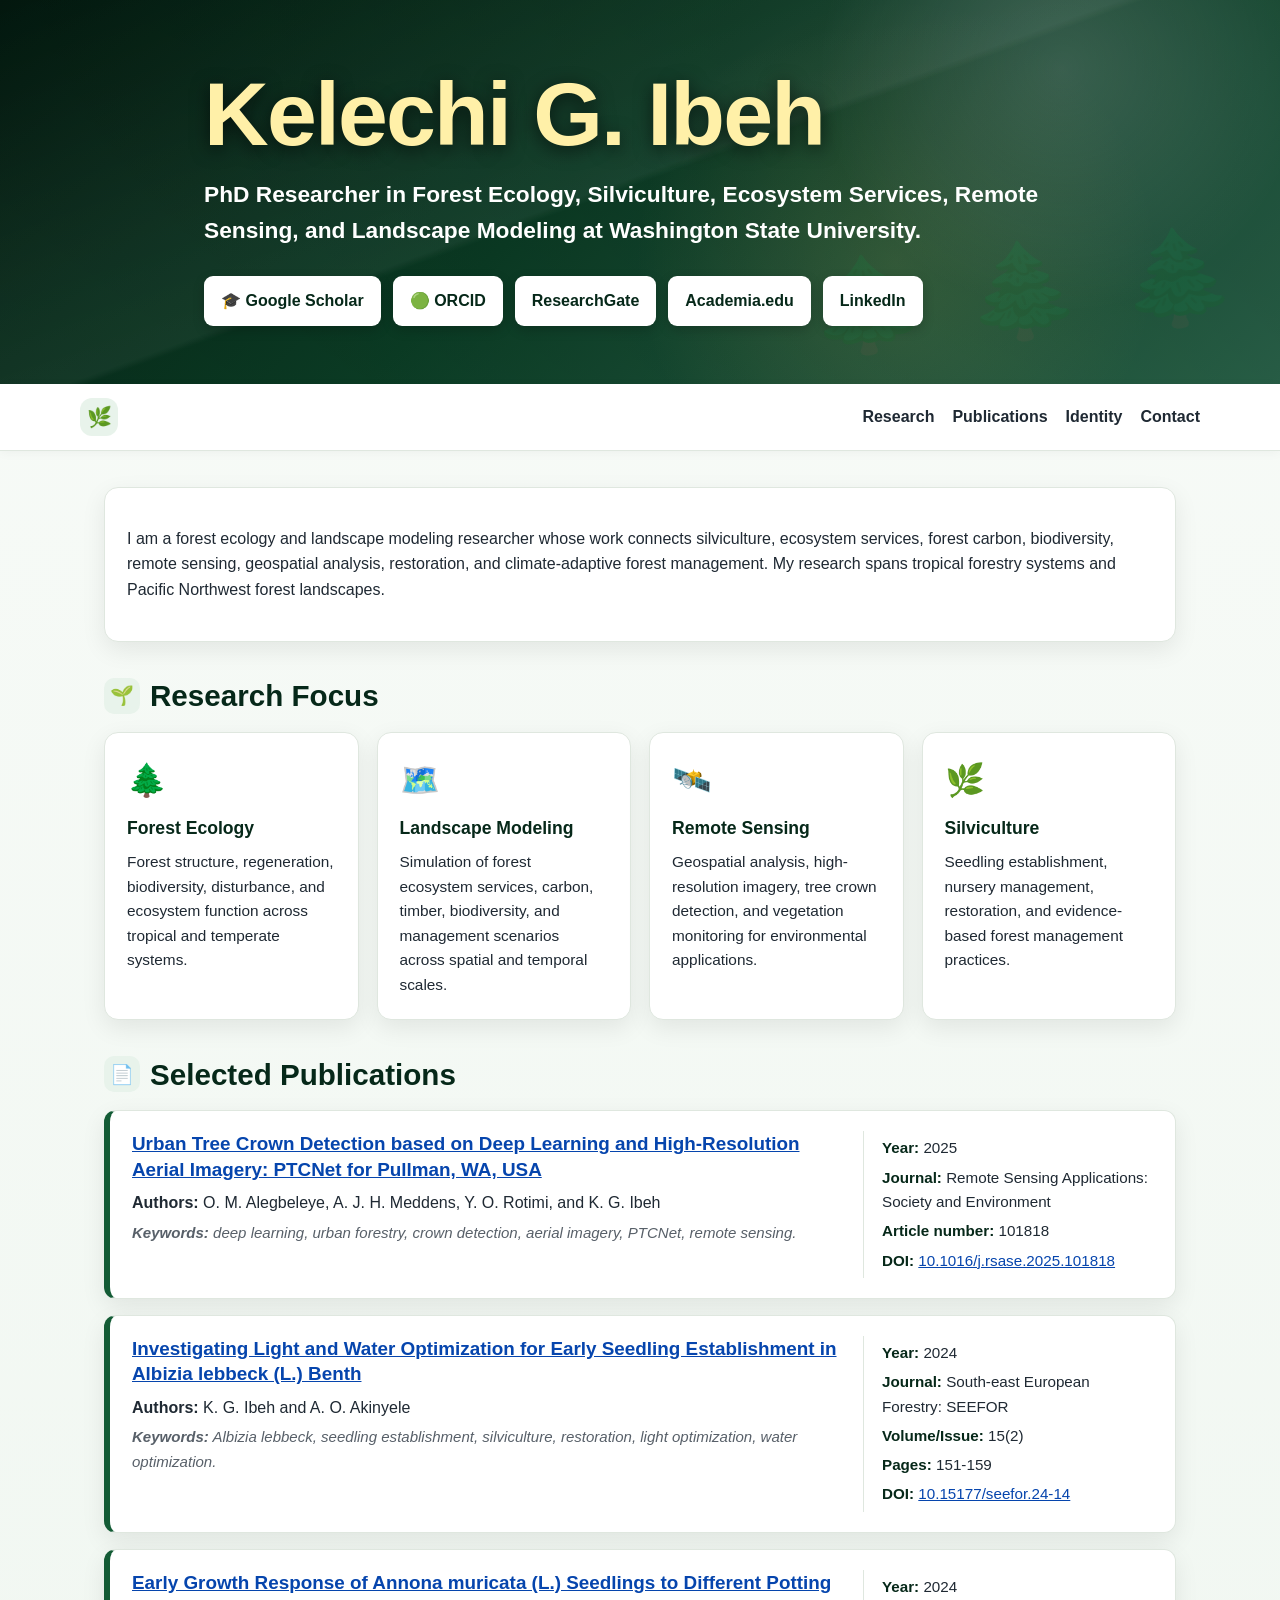
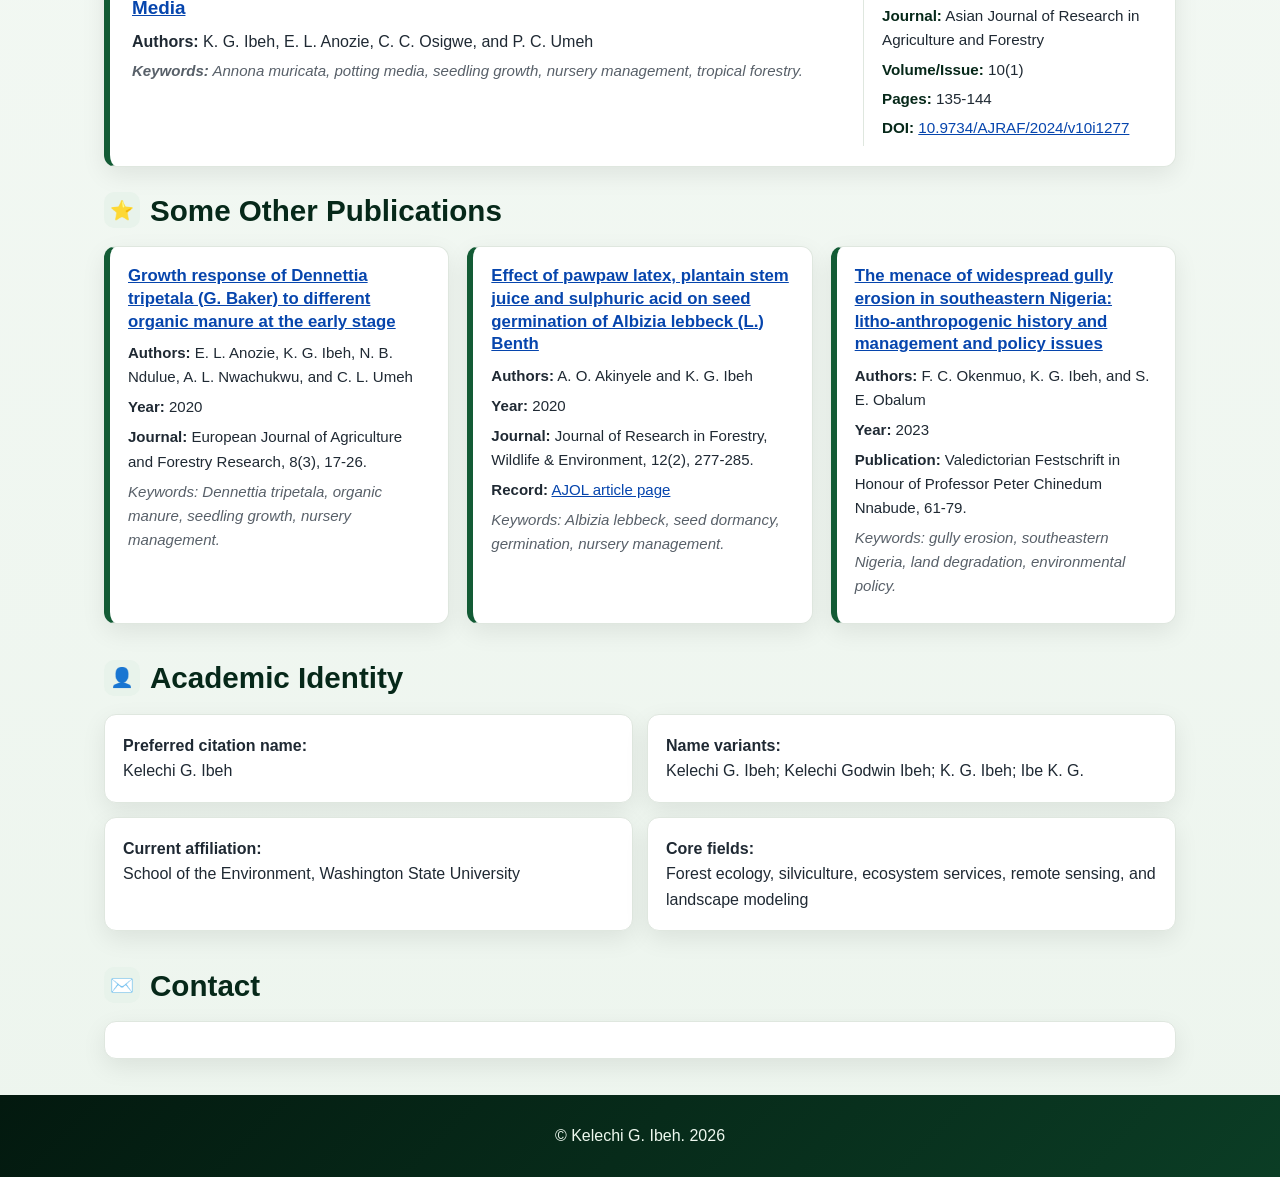
<file: index.html>
<!DOCTYPE html>
<html lang="en">
<head>
  <meta charset="UTF-8">

  <!-- Google tag (gtag.js) -->
  <script async src="https://www.googletagmanager.com/gtag/js?id=G-M5CB74HEC6"></script>
  <script>
    window.dataLayer = window.dataLayer || [];
    function gtag(){dataLayer.push(arguments);}
    gtag('js', new Date());

    gtag('config', 'G-M5CB74HEC6');
  </script>

  <title>Kelechi G. Ibeh | Forest Ecology, Silviculture, Ecosystem Services and Landscape Modeling</title>

  <meta name="description" content="Academic publications and research profile of Kelechi G. Ibeh, PhD researcher in forest ecology, silviculture, ecosystem services, forest carbon, remote sensing, geospatial analysis, and landscape modeling.">

  <meta name="keywords" content="Kelechi G. Ibeh, Kelechi Godwin Ibeh, K. G. Ibeh, forest ecology, silviculture, forest landscape modeling, LANDIS-II, ecosystem services, forest carbon, biodiversity, timber production, climate adaptation, disturbance ecology, geospatial analysis, remote sensing, tropical forestry, forest restoration, Washington State University">

  <meta name="robots" content="index, follow">

  <link rel="canonical" href="https://kgibeh.github.io/">

  <meta name="google-site-verification" content="UPVY4S8FeAgd-CZvIwSw1Y4HpJedhavO6XMuWTYaIRU" />

  <style>
    :root {
      --forest-dark: #062819;
      --forest-main: #135b35;
      --forest-mid: #2d6a4f;
      --forest-light: #e8f3eb;
      --cream: #fffdf6;
      --gold: #f7d774;
      --soft-gold: #fff0a8;
      --text: #1f2933;
      --muted: #586069;
      --line: #dfe7df;
      --card: #ffffff;
      --link: #0645ad;
      --shadow: 0 8px 24px rgba(0, 0, 0, 0.08);
    }

    * {
      box-sizing: border-box;
    }

    html {
      scroll-behavior: smooth;
    }

    body {
      margin: 0;
      font-family: Arial, Helvetica, sans-serif;
      background: linear-gradient(180deg, #f8fbf8 0%, #edf5ee 100%);
      color: var(--text);
      line-height: 1.6;
    }

    a {
      color: var(--link);
    }

    a:hover {
      color: #002f6c;
    }

    .container {
      max-width: 1120px;
      margin: 0 auto;
      padding: 0 24px;
    }

    .hero {
      background:
        radial-gradient(circle at 83% 18%, rgba(255, 255, 255, 0.18), transparent 22%),
        radial-gradient(circle at 70% 68%, rgba(247, 215, 116, 0.14), transparent 28%),
        linear-gradient(135deg, #03190f 0%, #0b3d25 45%, #2d6a4f 100%);
      color: white;
      padding: 70px 0 58px;
      position: relative;
      overflow: hidden;
    }

    .hero::before {
      content: "";
      position: absolute;
      inset: 0;
      background:
        linear-gradient(160deg, transparent 0%, rgba(255,255,255,0.06) 48%, transparent 49%),
        linear-gradient(25deg, transparent 0%, rgba(0,0,0,0.16) 70%);
      opacity: 0.9;
      pointer-events: none;
    }

    .hero::after {
      content: "🌲  🌲  🌲";
      position: absolute;
      right: 36px;
      bottom: 20px;
      color: rgba(255, 255, 255, 0.12);
      font-size: 92px;
      letter-spacing: 8px;
      transform: rotate(-5deg);
      pointer-events: none;
    }

    .hero-content {
      position: relative;
      z-index: 1;
      max-width: 920px;
    }

    .hero h1 {
      margin: 0 0 16px;
      font-size: clamp(3rem, 7vw, 5.9rem);
      line-height: 1;
      color: var(--soft-gold);
      letter-spacing: -1.8px;
      text-shadow: 0 4px 18px rgba(0, 0, 0, 0.6);
    }

    .hero .subtitle {
      font-size: clamp(1.05rem, 2.2vw, 1.42rem);
      max-width: 870px;
      margin: 0 0 14px;
      color: #ffffff;
      font-weight: 700;
    }

    .hero .summary {
      font-size: 1.05rem;
      max-width: 870px;
      margin: 0;
      color: #eef8ef;
    }

    .button-row {
      display: flex;
      flex-wrap: wrap;
      gap: 12px;
      margin-top: 28px;
    }

    .button {
      display: inline-flex;
      align-items: center;
      gap: 8px;
      background: #ffffff;
      color: var(--forest-dark);
      padding: 11px 16px;
      border-radius: 9px;
      font-weight: 700;
      text-decoration: none;
      border: 1px solid rgba(255, 255, 255, 0.85);
      box-shadow: 0 4px 12px rgba(0, 0, 0, 0.18);
    }

    .button:hover {
      color: var(--forest-dark);
      background: var(--forest-light);
      transform: translateY(-1px);
    }

    .topnav {
      background: rgba(255, 255, 255, 0.97);
      border-bottom: 1px solid var(--line);
      position: sticky;
      top: 0;
      z-index: 20;
      box-shadow: 0 2px 10px rgba(0, 0, 0, 0.04);
    }

    .nav-inner {
      display: flex;
      align-items: center;
      justify-content: space-between;
      gap: 16px;
      padding: 14px 0;
    }

    .brand-mark {
      display: inline-flex;
      align-items: center;
      gap: 10px;
      font-weight: 800;
      color: var(--forest-dark);
      text-decoration: none;
    }

    .brand-icon {
      width: 38px;
      height: 38px;
      border-radius: 12px;
      display: grid;
      place-items: center;
      background: var(--forest-light);
      color: var(--forest-main);
      font-size: 1.25rem;
    }

    .nav-links {
      display: flex;
      flex-wrap: wrap;
      gap: 18px;
    }

    .nav-links a {
      color: var(--text);
      text-decoration: none;
      font-weight: 700;
    }

    .nav-links a:hover {
      color: var(--forest-main);
      text-decoration: underline;
    }

    main {
      padding: 34px 0 54px;
    }

    section {
      margin: 36px 0;
    }

    .section-title {
      display: flex;
      align-items: center;
      gap: 10px;
      color: var(--forest-dark);
      margin: 0 0 18px;
      font-size: 1.85rem;
      line-height: 1.2;
    }

    .section-icon {
      display: inline-grid;
      place-items: center;
      width: 36px;
      height: 36px;
      border-radius: 10px;
      background: var(--forest-light);
      color: var(--forest-main);
      font-size: 1.2rem;
    }

    .intro-card {
      background: var(--card);
      padding: 22px;
      border-radius: 14px;
      border: 1px solid var(--line);
      box-shadow: var(--shadow);
    }

    .research-grid {
      display: grid;
      grid-template-columns: repeat(4, 1fr);
      gap: 18px;
    }

    .research-card {
      background: var(--card);
      border: 1px solid var(--line);
      border-radius: 14px;
      padding: 22px;
      box-shadow: var(--shadow);
    }

    .research-card .icon {
      font-size: 2rem;
      color: var(--forest-main);
      margin-bottom: 8px;
    }

    .research-card h3 {
      margin: 0 0 8px;
      color: var(--forest-dark);
      font-size: 1.1rem;
    }

    .research-card p {
      margin: 0;
      color: var(--text);
      font-size: 0.96rem;
    }

    .publication-list {
      display: grid;
      gap: 16px;
    }

    .publication {
      background: var(--card);
      border: 1px solid var(--line);
      border-left: 6px solid var(--forest-main);
      border-radius: 12px;
      padding: 20px 22px;
      display: grid;
      grid-template-columns: minmax(0, 1fr) 290px;
      gap: 18px;
      box-shadow: var(--shadow);
    }

    .publication h3 {
      margin: 0 0 8px;
      line-height: 1.35;
      font-size: 1.18rem;
    }

    .publication p {
      margin: 5px 0;
    }

    .publication-meta {
      border-left: 1px solid var(--line);
      padding-left: 18px;
      font-size: 0.95rem;
    }

    .publication-meta strong {
      color: var(--forest-dark);
    }

    .keywords {
      color: var(--muted);
      font-size: 0.94rem;
      font-style: italic;
    }

    .earlier-grid {
      display: grid;
      grid-template-columns: repeat(3, 1fr);
      gap: 18px;
    }

    .mini-publication {
      background: var(--card);
      border: 1px solid var(--line);
      border-left: 6px solid var(--forest-main);
      border-radius: 12px;
      padding: 18px;
      box-shadow: var(--shadow);
    }

    .mini-publication h3 {
      margin: 0 0 8px;
      font-size: 1.05rem;
      line-height: 1.35;
    }

    .mini-publication p {
      margin: 6px 0;
      font-size: 0.94rem;
    }

    .profile-grid {
      display: grid;
      grid-template-columns: repeat(4, 1fr);
      gap: 16px;
    }

    .profile-card {
      background: var(--card);
      border: 1px solid var(--line);
      border-radius: 12px;
      padding: 16px;
      text-align: center;
      box-shadow: var(--shadow);
    }

    .profile-card a {
      text-decoration: none;
      font-weight: 800;
      color: var(--link);
    }

    .identity-list {
      display: grid;
      grid-template-columns: repeat(2, minmax(0, 1fr));
      gap: 14px;
      margin-top: 12px;
    }

    .identity-item,
    .contact-card {
      background: var(--card);
      border: 1px solid var(--line);
      border-radius: 12px;
      padding: 18px;
      box-shadow: var(--shadow);
    }

    footer {
      background: linear-gradient(135deg, #03190f 0%, #0b3d25 100%);
      color: #ffffff;
      padding: 28px 0;
      text-align: center;
    }

    footer p {
      margin: 0;
      color: #eef8ef;
    }

    @media (max-width: 900px) {
      .research-grid,
      .profile-grid {
        grid-template-columns: repeat(2, 1fr);
      }

      .publication {
        grid-template-columns: 1fr;
      }

      .publication-meta {
        border-left: none;
        border-top: 1px solid var(--line);
        padding-left: 0;
        padding-top: 12px;
      }

      .earlier-grid {
        grid-template-columns: 1fr;
      }
    }

    @media (max-width: 600px) {
      .container {
        padding: 0 16px;
      }

      .hero {
        padding: 48px 0 42px;
      }

      .research-grid,
      .profile-grid,
      .identity-list {
        grid-template-columns: 1fr;
      }

      .nav-inner {
        align-items: flex-start;
        flex-direction: column;
      }

      .nav-links {
        gap: 12px;
      }
    }
  </style>
</head>

<body>

  <header class="hero">
    <div class="container hero-content">
      <h1>Kelechi G. Ibeh</h1>

      <p class="subtitle">
        PhD Researcher in Forest Ecology, Silviculture, Ecosystem Services,
        Remote Sensing, and Landscape Modeling at Washington State University.
      </p>


      <div class="button-row">
        <a class="button" href="https://scholar.google.com/citations?user=Mw1ifisAAAAJ&amp;hl=en">🎓 Google Scholar</a>
        <a class="button" href="https://orcid.org/0000-0002-8217-0518">🟢 ORCID</a>
        <a class="button" href="https://www.researchgate.net/profile/Kelechi-Ibeh-2"> ResearchGate</a>
        <a class="button" href="https://coou.academia.edu/KelechiIbeh"> Academia.edu</a>
        <a class="button" href="https://www.linkedin.com/in/kelechi-g-ibeh/"> LinkedIn</a>
      </div>
    </div>
  </header>

  <nav class="topnav">
    <div class="container nav-inner">
      <a class="brand-mark" href="https://kgibeh.github.io/">
        <span class="brand-icon">🌿</span>
      </a>

      <div class="nav-links">
        <a href="#research">Research</a>
        <a href="#publications">Publications</a>
        <a href="#identity">Identity</a>
        <a href="#contact">Contact</a>
      </div>
    </div>
  </nav>

  <main class="container">

    <section id="about">
      <div class="intro-card">
        <p>
          I am a forest ecology and landscape modeling researcher whose work connects
          silviculture, ecosystem services, forest carbon, biodiversity, remote sensing,
          geospatial analysis, restoration, and climate-adaptive forest management.
          My research spans tropical forestry systems and Pacific Northwest forest landscapes.
        </p>
      </div>
    </section>

    <section id="research">
      <h2 class="section-title"><span class="section-icon">🌱</span> Research Focus</h2>

      <div class="research-grid">
        <div class="research-card">
          <div class="icon">🌲</div>
          <h3>Forest Ecology</h3>
          <p>
            Forest structure, regeneration, biodiversity, disturbance, and ecosystem
            function across tropical and temperate systems.
          </p>
        </div>

        <div class="research-card">
          <div class="icon">🗺️</div>
          <h3>Landscape Modeling</h3>
          <p>
            Simulation of forest ecosystem services, carbon, timber, biodiversity,
            and management scenarios across spatial and temporal scales.
          </p>
        </div>

        <div class="research-card">
          <div class="icon">🛰️</div>
          <h3>Remote Sensing</h3>
          <p>
            Geospatial analysis, high-resolution imagery, tree crown detection,
            and vegetation monitoring for environmental applications.
          </p>
        </div>

        <div class="research-card">
          <div class="icon">🌿</div>
          <h3>Silviculture</h3>
          <p>
            Seedling establishment, nursery management, restoration, and evidence-based
            forest management practices.
          </p>
        </div>
      </div>
    </section>

    <section id="publications">
      <h2 class="section-title"><span class="section-icon">📄</span> Selected Publications</h2>

      <div class="publication-list">

        <article class="publication">
          <div>
            <h3>
              <a href="papers/urban-tree-crown-detection-2025/">
                Urban Tree Crown Detection based on Deep Learning and High-Resolution
                Aerial Imagery: PTCNet for Pullman, WA, USA
              </a>
            </h3>
            <p><strong>Authors:</strong> O. M. Alegbeleye, A. J. H. Meddens, Y. O. Rotimi, and K. G. Ibeh</p>
            <p class="keywords"><strong>Keywords:</strong> deep learning, urban forestry, crown detection, aerial imagery, PTCNet, remote sensing.</p>
          </div>

          <div class="publication-meta">
            <p><strong>Year:</strong> 2025</p>
            <p><strong>Journal:</strong> Remote Sensing Applications: Society and Environment</p>
            <p><strong>Article number:</strong> 101818</p>
            <p><strong>DOI:</strong> <a href="https://doi.org/10.1016/j.rsase.2025.101818">10.1016/j.rsase.2025.101818</a></p>
          </div>
        </article>

        <article class="publication">
          <div>
            <h3>
              <a href="papers/albizia-light-water-2024/">
                Investigating Light and Water Optimization for Early Seedling
                Establishment in Albizia lebbeck (L.) Benth
              </a>
            </h3>
            <p><strong>Authors:</strong> K. G. Ibeh and A. O. Akinyele</p>
            <p class="keywords"><strong>Keywords:</strong> Albizia lebbeck, seedling establishment, silviculture, restoration, light optimization, water optimization.</p>
          </div>

          <div class="publication-meta">
            <p><strong>Year:</strong> 2024</p>
            <p><strong>Journal:</strong> South-east European Forestry: SEEFOR</p>
            <p><strong>Volume/Issue:</strong> 15(2)</p>
            <p><strong>Pages:</strong> 151-159</p>
            <p><strong>DOI:</strong> <a href="https://doi.org/10.15177/seefor.24-14">10.15177/seefor.24-14</a></p>
          </div>
        </article>

        <article class="publication">
          <div>
            <h3>
              <a href="papers/annona-muricata-potting-media-2024/">
                Early Growth Response of Annona muricata (L.) Seedlings to Different
                Potting Media
              </a>
            </h3>
            <p><strong>Authors:</strong> K. G. Ibeh, E. L. Anozie, C. C. Osigwe, and P. C. Umeh</p>
            <p class="keywords"><strong>Keywords:</strong> Annona muricata, potting media, seedling growth, nursery management, tropical forestry.</p>
          </div>

          <div class="publication-meta">
            <p><strong>Year:</strong> 2024</p>
            <p><strong>Journal:</strong> Asian Journal of Research in Agriculture and Forestry</p>
            <p><strong>Volume/Issue:</strong> 10(1)</p>
            <p><strong>Pages:</strong> 135-144</p>
            <p><strong>DOI:</strong> <a href="https://doi.org/10.9734/AJRAF/2024/v10i1277">10.9734/AJRAF/2024/v10i1277</a></p>
          </div>
        </article>

      </div><br>

      <h2 class="section-title"><span class="section-icon">⭐</span> Some Other Publications</h2>
        
      <div class="earlier-grid">

        <article class="mini-publication">
          <h3>
            <a href="papers/dennettia-organic-manure-2020/">
              Growth response of Dennettia tripetala (G. Baker) to different organic
              manure at the early stage
            </a>
          </h3>
          <p><strong>Authors:</strong> E. L. Anozie, K. G. Ibeh, N. B. Ndulue, A. L. Nwachukwu, and C. L. Umeh</p>
          <p><strong>Year:</strong> 2020</p>
          <p><strong>Journal:</strong> European Journal of Agriculture and Forestry Research, 8(3), 17-26.</p>
          <p class="keywords">Keywords: Dennettia tripetala, organic manure, seedling growth, nursery management.</p>
        </article>

        <article class="mini-publication">
          <h3>
            <a href="papers/albizia-seed-germination-2020/">
              Effect of pawpaw latex, plantain stem juice and sulphuric acid on seed
              germination of Albizia lebbeck (L.) Benth
            </a>
          </h3>
          <p><strong>Authors:</strong> A. O. Akinyele and K. G. Ibeh</p>
          <p><strong>Year:</strong> 2020</p>
          <p><strong>Journal:</strong> Journal of Research in Forestry, Wildlife &amp; Environment, 12(2), 277-285.</p>
          <p><strong>Record:</strong> <a href="https://www.ajol.info/index.php/jrfwe/article/view/198393">AJOL article page</a></p>
          <p class="keywords">Keywords: Albizia lebbeck, seed dormancy, germination, nursery management.</p>
        </article>

        <article class="mini-publication">
          <h3>
            <a href="papers/gully-erosion-southeastern-nigeria-2023/">
              The menace of widespread gully erosion in southeastern Nigeria:
              litho-anthropogenic history and management and policy issues
            </a>
          </h3>
          <p><strong>Authors:</strong> F. C. Okenmuo, K. G. Ibeh, and S. E. Obalum</p>
          <p><strong>Year:</strong> 2023</p>
          <p><strong>Publication:</strong> Valedictorian Festschrift in Honour of Professor Peter Chinedum Nnabude, 61-79.</p>
          <p class="keywords">Keywords: gully erosion, southeastern Nigeria, land degradation, environmental policy.</p>
        </article>

      </div>
    </section>

    
    <section id="identity">
      <h2 class="section-title"><span class="section-icon">👤 </span> Academic Identity</h2>

      <div class="identity-list">
        <div class="identity-item">
          <strong>Preferred citation name:</strong><br>
          Kelechi G. Ibeh
        </div>

        <div class="identity-item">
          <strong>Name variants:</strong><br>
          Kelechi G. Ibeh; Kelechi Godwin Ibeh; K. G. Ibeh; Ibe K. G.
        </div>

        <div class="identity-item">
          <strong>Current affiliation:</strong><br>
          School of the Environment, Washington State University
        </div>

        <div class="identity-item">
          <strong>Core fields:</strong><br>
          Forest ecology, silviculture, ecosystem services, remote sensing, and landscape modeling
        </div>
      </div>
    </section>

    <section id="contact">
      <h2 class="section-title"><span class="section-icon">✉️</span> Contact</h2>

      <div class="contact-card">
            </div>
    </section>

  </main>

  <footer>
    <div class="container">
      <p>
        © Kelechi G. Ibeh. 2026
      </p>
    </div>
  </footer>

</body>
</html>
</file>
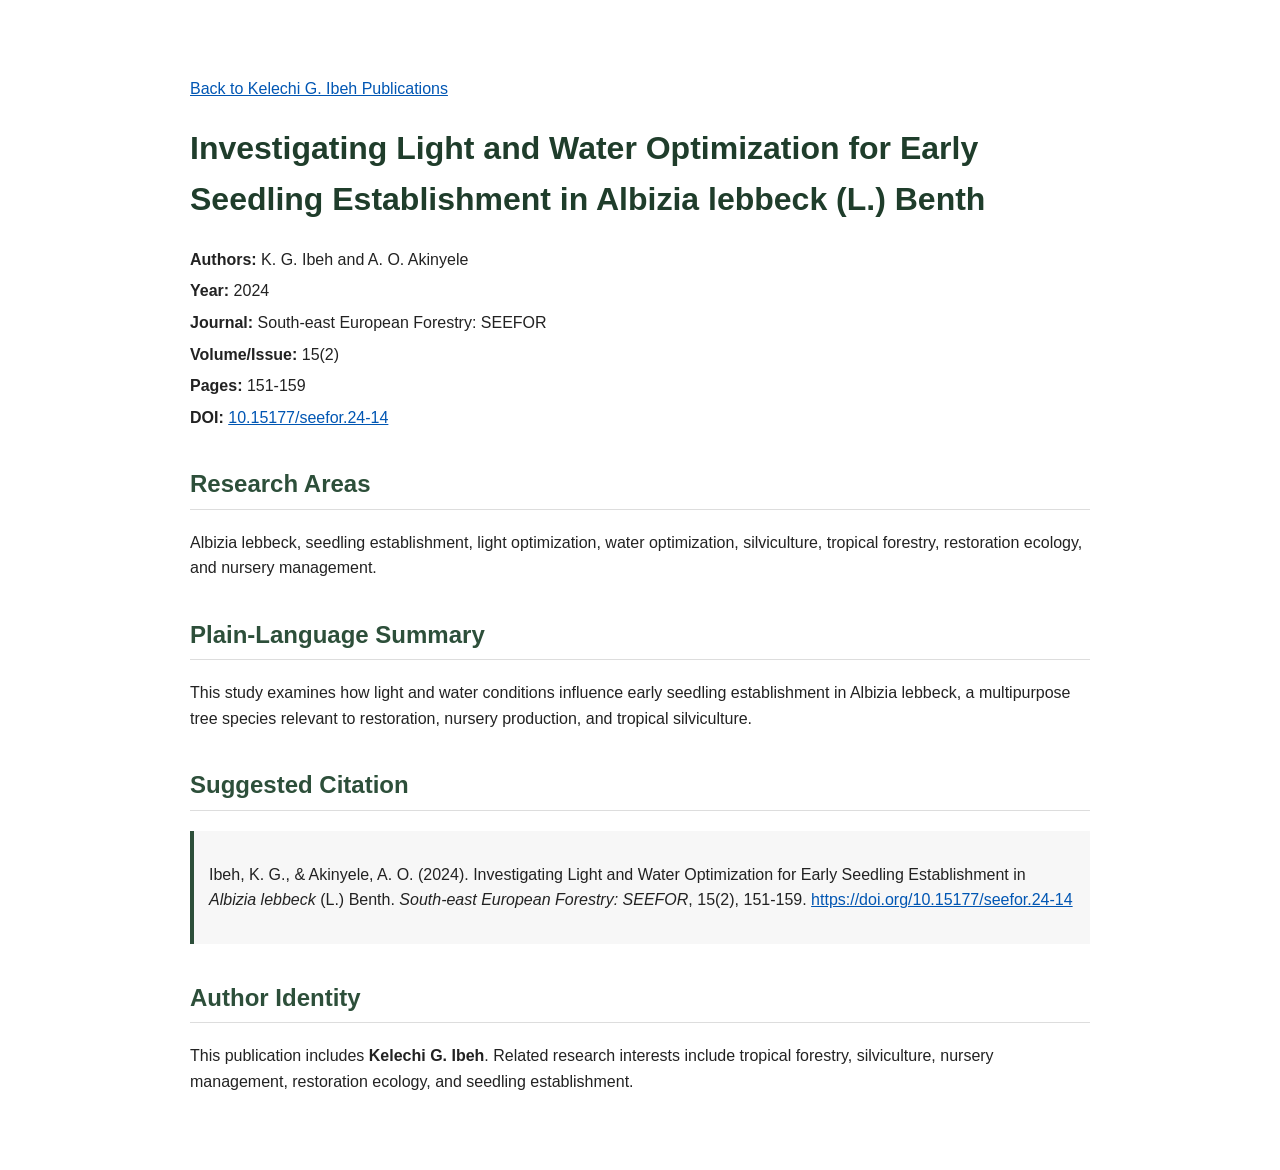
<file: papers/albizia-light-water-2024/index.html>
<!DOCTYPE html>
<html lang="en">
<head>

  <!-- Google tag (gtag.js) -->
<script async src="https://www.googletagmanager.com/gtag/js?id=G-M5CB74HEC6"></script>
<script>
  window.dataLayer = window.dataLayer || [];
  function gtag(){dataLayer.push(arguments);}
  gtag('js', new Date());

  gtag('config', 'G-M5CB74HEC6');
</script>
  
  <meta charset="UTF-8">

  <title>Investigating Light and Water Optimization for Early Seedling Establishment in Albizia lebbeck (L.) Benth</title>

  <meta name="description" content="Publication page for Investigating Light and Water Optimization for Early Seedling Establishment in Albizia lebbeck (L.) Benth by K. G. Ibeh and A. O. Akinyele.">

  <meta name="keywords" content="Albizia lebbeck, seedling establishment, light optimization, water optimization, silviculture, tropical forestry, restoration, nursery management, Kelechi G. Ibeh">

  <meta name="citation_title" content="Investigating Light and Water Optimization for Early Seedling Establishment in Albizia lebbeck (L.) Benth">
  <meta name="citation_author" content="Ibeh, K. G.">
  <meta name="citation_author" content="Akinyele, A. O.">
  <meta name="citation_publication_date" content="2024">
  <meta name="citation_journal_title" content="South-east European Forestry: SEEFOR">
  <meta name="citation_volume" content="15">
  <meta name="citation_issue" content="2">
  <meta name="citation_firstpage" content="151">
  <meta name="citation_lastpage" content="159">
  <meta name="citation_doi" content="10.15177/seefor.24-14">

  <meta name="robots" content="index, follow">
  
  <link rel="canonical" href="https://kgibeh.github.io/papers/albizia-light-water-2024/">

  <style>
    body {
      font-family: Arial, sans-serif;
      max-width: 900px;
      margin: 40px auto;
      padding: 20px;
      line-height: 1.6;
      color: #222;
    }

    h1 {
      color: #1f3d2b;
    }

    h2 {
      color: #2d4f3a;
      border-bottom: 1px solid #ddd;
      padding-bottom: 5px;
      margin-top: 35px;
    }

    a {
      color: #0056b3;
    }

    .citation {
      background: #f7f7f7;
      padding: 15px;
      border-left: 4px solid #2d4f3a;
      margin-top: 15px;
    }

    .metadata p {
      margin: 6px 0;
    }
  </style>
</head>

<body>

  <p><a href="../../">Back to Kelechi G. Ibeh Publications</a></p>

  <h1>Investigating Light and Water Optimization for Early Seedling Establishment in Albizia lebbeck (L.) Benth</h1>

  <div class="metadata">
    <p><strong>Authors:</strong> K. G. Ibeh and A. O. Akinyele</p>
    <p><strong>Year:</strong> 2024</p>
    <p><strong>Journal:</strong> South-east European Forestry: SEEFOR</p>
    <p><strong>Volume/Issue:</strong> 15(2)</p>
    <p><strong>Pages:</strong> 151-159</p>
    <p><strong>DOI:</strong> <a href="https://doi.org/10.15177/seefor.24-14">10.15177/seefor.24-14</a></p>
  </div>

  <h2>Research Areas</h2>

  <p>
    Albizia lebbeck, seedling establishment, light optimization, water optimization,
    silviculture, tropical forestry, restoration ecology, and nursery management.
  </p>

  <h2>Plain-Language Summary</h2>

  <p>
    This study examines how light and water conditions influence early seedling
    establishment in Albizia lebbeck, a multipurpose tree species relevant to
    restoration, nursery production, and tropical silviculture.
  </p>

  <h2>Suggested Citation</h2>

  <div class="citation">
    <p>
      Ibeh, K. G., &amp; Akinyele, A. O. (2024). Investigating Light and Water
      Optimization for Early Seedling Establishment in <em>Albizia lebbeck</em>
      (L.) Benth. <em>South-east European Forestry: SEEFOR</em>, 15(2), 151-159.
      <a href="https://doi.org/10.15177/seefor.24-14">https://doi.org/10.15177/seefor.24-14</a>
    </p>
  </div>

  <h2>Author Identity</h2>

  <p>
    This publication includes <strong>Kelechi G. Ibeh</strong>. Related research
    interests include tropical forestry, silviculture, nursery management,
    restoration ecology, and seedling establishment.
  </p>

</body>
</html>
</file>
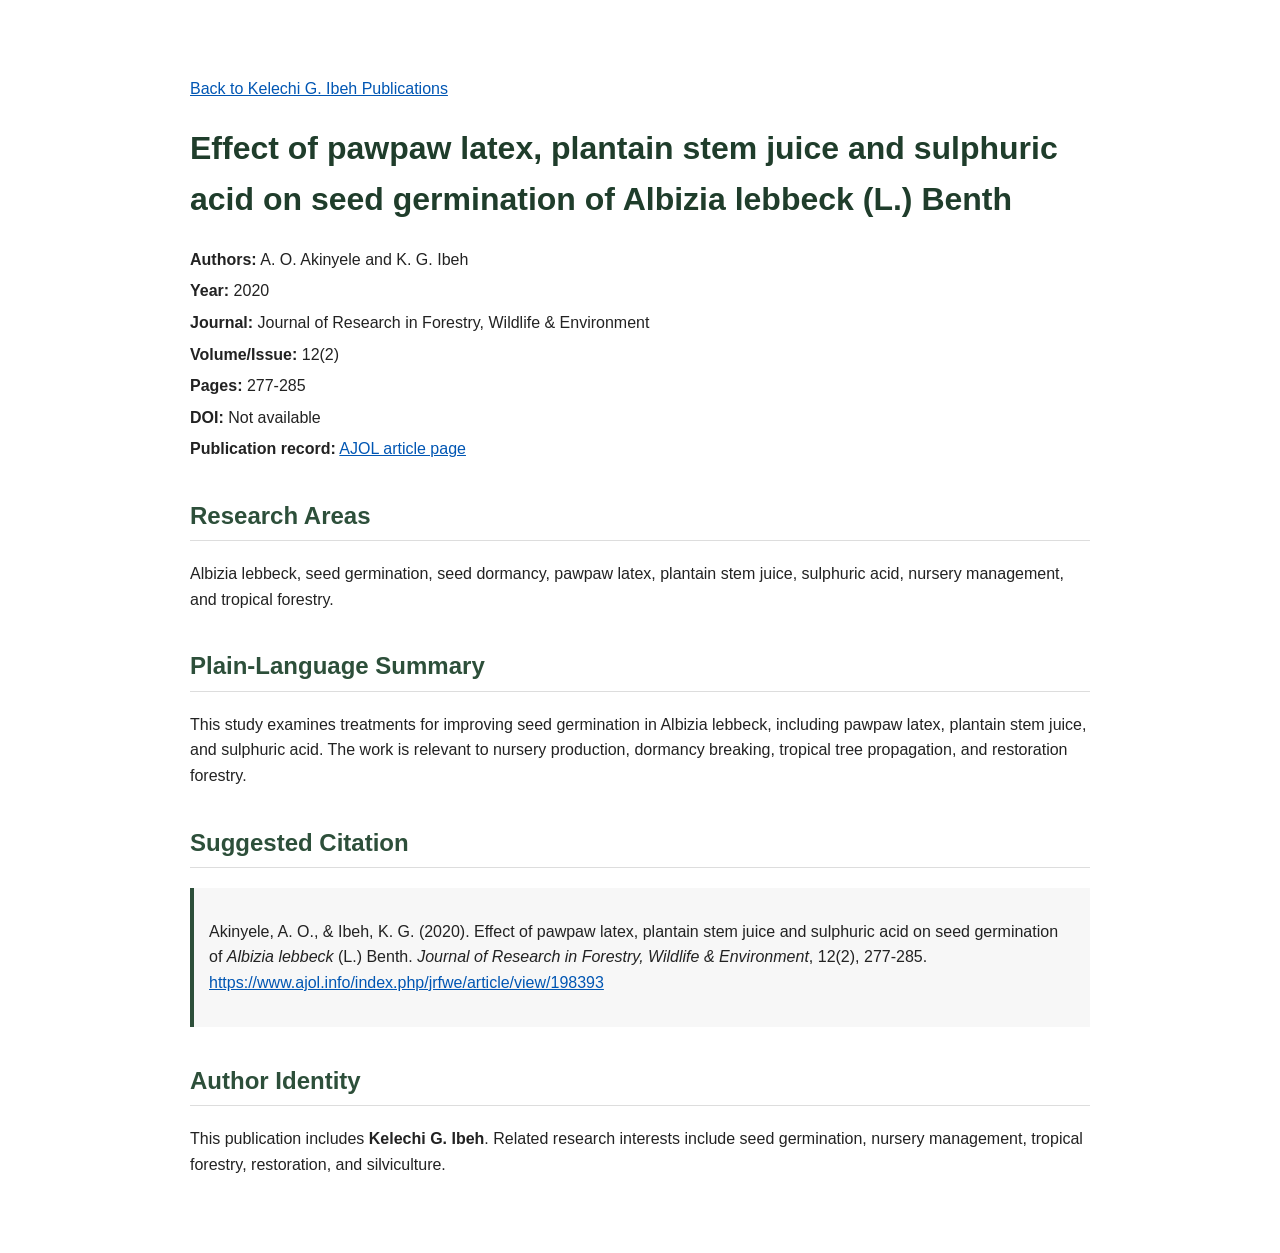
<file: papers/albizia-seed-germination-2020/index.html>
<!DOCTYPE html>
<html lang="en">
<head>

<!-- Google tag (gtag.js) -->
<script async src="https://www.googletagmanager.com/gtag/js?id=G-M5CB74HEC6"></script>
<script>
  window.dataLayer = window.dataLayer || [];
  function gtag(){dataLayer.push(arguments);}
  gtag('js', new Date());

  gtag('config', 'G-M5CB74HEC6');
</script>
  
  <meta charset="UTF-8">

  <title>Effect of pawpaw latex, plantain stem juice and sulphuric acid on seed germination of Albizia lebbeck (L.) Benth</title>

  <meta name="description" content="Publication page for Effect of pawpaw latex, plantain stem juice and sulphuric acid on seed germination of Albizia lebbeck (L.) Benth by A. O. Akinyele and K. G. Ibeh.">

  <meta name="keywords" content="Albizia lebbeck, seed germination, seed dormancy, pawpaw latex, plantain stem juice, sulphuric acid, nursery management, tropical forestry, Kelechi G. Ibeh">

  <meta name="citation_title" content="Effect of pawpaw latex, plantain stem juice and sulphuric acid on seed germination of Albizia lebbeck (L.) Benth">
  <meta name="citation_author" content="Akinyele, A. O.">
  <meta name="citation_author" content="Ibeh, K. G.">
  <meta name="citation_publication_date" content="2020">
  <meta name="citation_journal_title" content="Journal of Research in Forestry, Wildlife and Environment">
  <meta name="citation_volume" content="12">
  <meta name="citation_issue" content="2">
  <meta name="citation_firstpage" content="277">
  <meta name="citation_lastpage" content="285">

  <meta name="robots" content="index, follow">

  <link rel="canonical" href="https://kgibeh.github.io/papers/albizia-seed-germination-2020/">

  <style>
    body {
      font-family: Arial, sans-serif;
      max-width: 900px;
      margin: 40px auto;
      padding: 20px;
      line-height: 1.6;
      color: #222;
    }

    h1 {
      color: #1f3d2b;
    }

    h2 {
      color: #2d4f3a;
      border-bottom: 1px solid #ddd;
      padding-bottom: 5px;
      margin-top: 35px;
    }

    a {
      color: #0056b3;
    }

    .citation {
      background: #f7f7f7;
      padding: 15px;
      border-left: 4px solid #2d4f3a;
      margin-top: 15px;
    }

    .metadata p {
      margin: 6px 0;
    }
  </style>
</head>

<body>

  <p><a href="../../">Back to Kelechi G. Ibeh Publications</a></p>

  <h1>Effect of pawpaw latex, plantain stem juice and sulphuric acid on seed germination of Albizia lebbeck (L.) Benth</h1>

  <div class="metadata">
    <p><strong>Authors:</strong> A. O. Akinyele and K. G. Ibeh</p>
    <p><strong>Year:</strong> 2020</p>
    <p><strong>Journal:</strong> Journal of Research in Forestry, Wildlife &amp; Environment</p>
    <p><strong>Volume/Issue:</strong> 12(2)</p>
    <p><strong>Pages:</strong> 277-285</p>
    <p><strong>DOI:</strong> Not available</p>
    <p><strong>Publication record:</strong> <a href="https://www.ajol.info/index.php/jrfwe/article/view/198393">AJOL article page</a></p>
  </div>

  <h2>Research Areas</h2>

  <p>
    Albizia lebbeck, seed germination, seed dormancy, pawpaw latex, plantain stem
    juice, sulphuric acid, nursery management, and tropical forestry.
  </p>

  <h2>Plain-Language Summary</h2>

  <p>
    This study examines treatments for improving seed germination in Albizia
    lebbeck, including pawpaw latex, plantain stem juice, and sulphuric acid.
    The work is relevant to nursery production, dormancy breaking, tropical tree
    propagation, and restoration forestry.
  </p>

  <h2>Suggested Citation</h2>

  <div class="citation">
    <p>
      Akinyele, A. O., &amp; Ibeh, K. G. (2020). Effect of pawpaw latex, plantain stem
      juice and sulphuric acid on seed germination of <em>Albizia lebbeck</em> (L.)
      Benth. <em>Journal of Research in Forestry, Wildlife &amp; Environment</em>,
      12(2), 277-285.
      <a href="https://www.ajol.info/index.php/jrfwe/article/view/198393">https://www.ajol.info/index.php/jrfwe/article/view/198393</a>
    </p>
  </div>

  <h2>Author Identity</h2>

  <p>
    This publication includes <strong>Kelechi G. Ibeh</strong>. Related research
    interests include seed germination, nursery management, tropical forestry,
    restoration, and silviculture.
  </p>

</body>
</html>
</file>
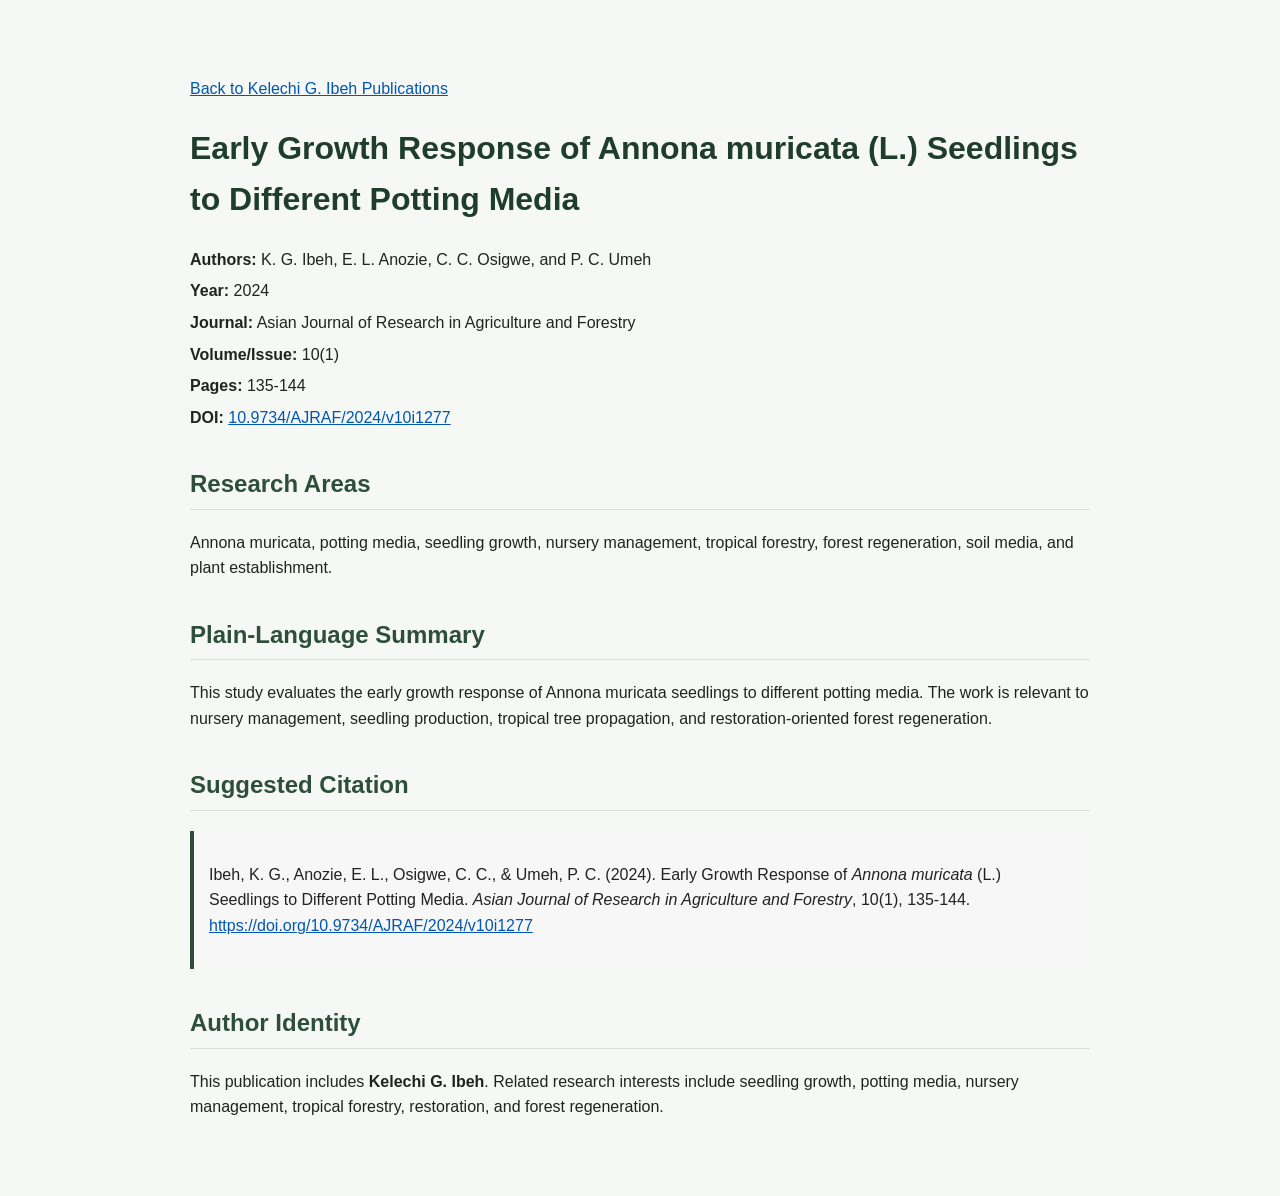
<file: papers/annona-muricata-potting-media-2024/index.html>
<!DOCTYPE html>
<html lang="en">
<head>
  
  <link rel="stylesheet" href="../../style.css">

  <!-- Google tag (gtag.js) -->
<script async src="https://www.googletagmanager.com/gtag/js?id=G-M5CB74HEC6"></script>
<script>
  window.dataLayer = window.dataLayer || [];
  function gtag(){dataLayer.push(arguments);}
  gtag('js', new Date());

  gtag('config', 'G-M5CB74HEC6');
</script>
  
  <meta charset="UTF-8">

  <title>Early Growth Response of Annona muricata (L.) Seedlings to Different Potting Media</title>

  <meta name="description" content="Publication page for Early Growth Response of Annona muricata (L.) Seedlings to Different Potting Media by K. G. Ibeh, E. L. Anozie, C. C. Osigwe, and P. C. Umeh.">

  <meta name="keywords" content="Annona muricata, potting media, seedling growth, nursery management, tropical forestry, forest regeneration, soil media, Kelechi G. Ibeh">

  <meta name="citation_title" content="Early Growth Response of Annona muricata (L.) Seedlings to Different Potting Media">
  <meta name="citation_author" content="Ibeh, K. G.">
  <meta name="citation_author" content="Anozie, E. L.">
  <meta name="citation_author" content="Osigwe, C. C.">
  <meta name="citation_author" content="Umeh, P. C.">
  <meta name="citation_publication_date" content="2024">
  <meta name="citation_journal_title" content="Asian Journal of Research in Agriculture and Forestry">
  <meta name="citation_volume" content="10">
  <meta name="citation_issue" content="1">
  <meta name="citation_firstpage" content="135">
  <meta name="citation_lastpage" content="144">
  <meta name="citation_doi" content="10.9734/AJRAF/2024/v10i1277">

  <meta name="robots" content="index, follow">

  <link rel="canonical" href="https://kgibeh.github.io/papers/annona-muricata-potting-media-2024/">

  <style>
    body {
      font-family: Arial, sans-serif;
      max-width: 900px;
      margin: 40px auto;
      padding: 20px;
      line-height: 1.6;
      color: #222;
    }

    h1 {
      color: #1f3d2b;
    }

    h2 {
      color: #2d4f3a;
      border-bottom: 1px solid #ddd;
      padding-bottom: 5px;
      margin-top: 35px;
    }

    a {
      color: #0056b3;
    }

    .citation {
      background: #f7f7f7;
      padding: 15px;
      border-left: 4px solid #2d4f3a;
      margin-top: 15px;
    }

    .metadata p {
      margin: 6px 0;
    }
  </style>
</head>

<body>

  <p><a href="../../">Back to Kelechi G. Ibeh Publications</a></p>

  <h1>Early Growth Response of Annona muricata (L.) Seedlings to Different Potting Media</h1>

  <div class="metadata">
    <p><strong>Authors:</strong> K. G. Ibeh, E. L. Anozie, C. C. Osigwe, and P. C. Umeh</p>
    <p><strong>Year:</strong> 2024</p>
    <p><strong>Journal:</strong> Asian Journal of Research in Agriculture and Forestry</p>
    <p><strong>Volume/Issue:</strong> 10(1)</p>
    <p><strong>Pages:</strong> 135-144</p>
    <p><strong>DOI:</strong> <a href="https://doi.org/10.9734/AJRAF/2024/v10i1277">10.9734/AJRAF/2024/v10i1277</a></p>
  </div>

  <h2>Research Areas</h2>

  <p>
    Annona muricata, potting media, seedling growth, nursery management,
    tropical forestry, forest regeneration, soil media, and plant establishment.
  </p>

  <h2>Plain-Language Summary</h2>

  <p>
    This study evaluates the early growth response of Annona muricata seedlings
    to different potting media. The work is relevant to nursery management,
    seedling production, tropical tree propagation, and restoration-oriented
    forest regeneration.
  </p>

  <h2>Suggested Citation</h2>

  <div class="citation">
    <p>
      Ibeh, K. G., Anozie, E. L., Osigwe, C. C., &amp; Umeh, P. C. (2024).
      Early Growth Response of <em>Annona muricata</em> (L.) Seedlings to Different
      Potting Media. <em>Asian Journal of Research in Agriculture and Forestry</em>,
      10(1), 135-144.
      <a href="https://doi.org/10.9734/AJRAF/2024/v10i1277">https://doi.org/10.9734/AJRAF/2024/v10i1277</a>
    </p>
  </div>

  <h2>Author Identity</h2>

  <p>
    This publication includes <strong>Kelechi G. Ibeh</strong>. Related research
    interests include seedling growth, potting media, nursery management,
    tropical forestry, restoration, and forest regeneration.
  </p>

</body>
</html>
</file>
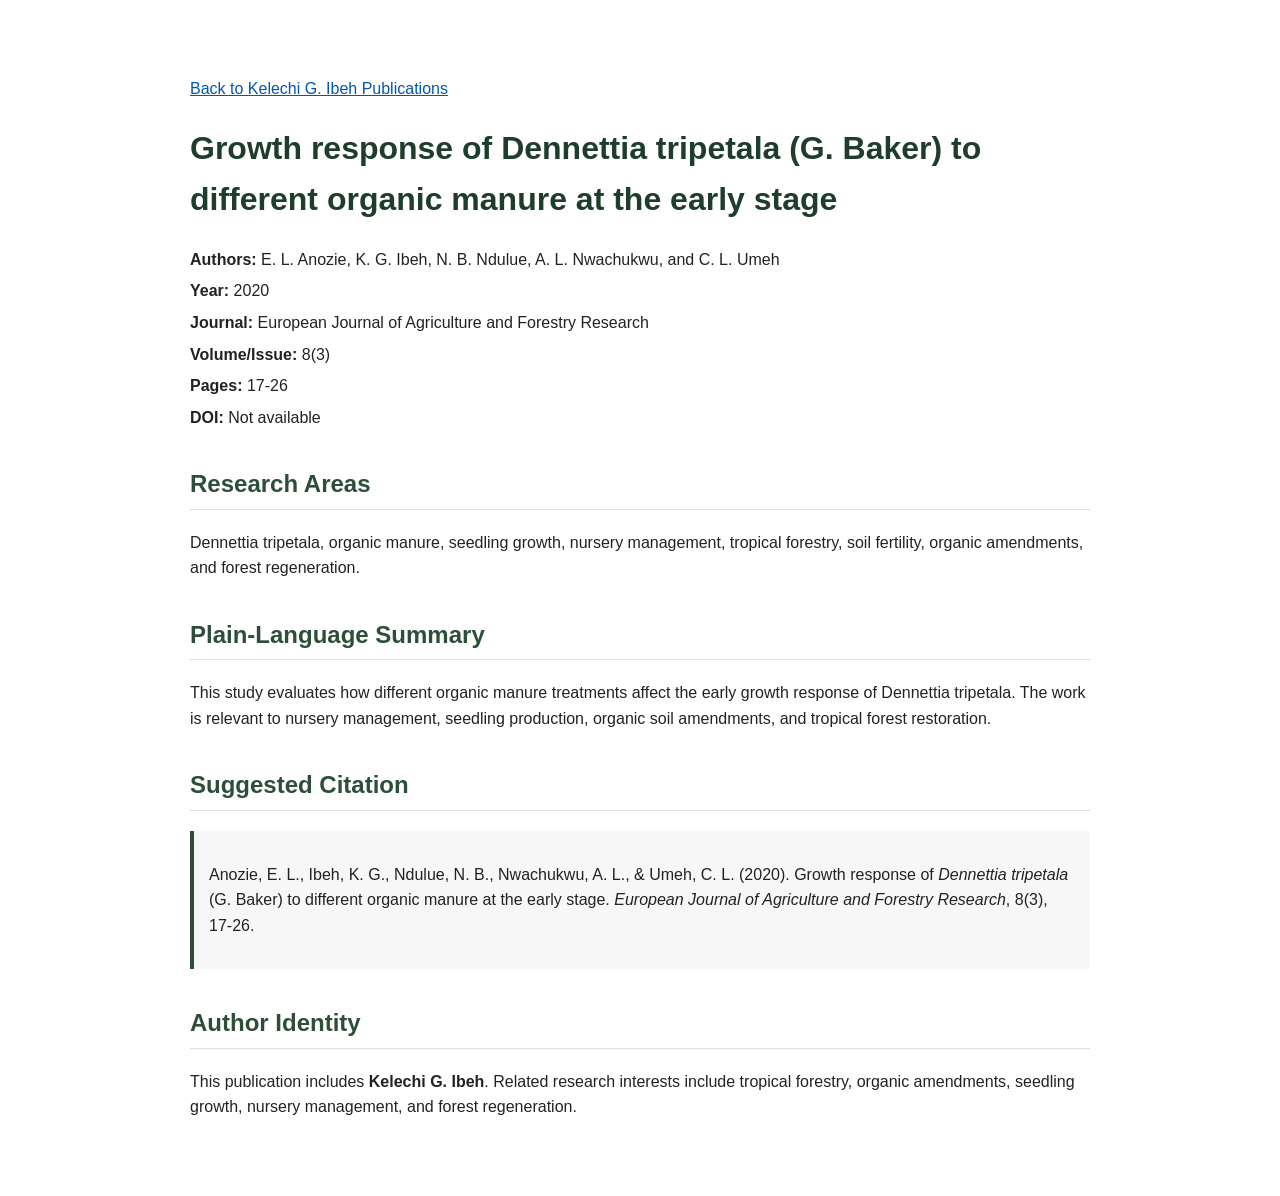
<file: papers/dennettia-organic-manure-2020/index.html>
<!DOCTYPE html>
<html lang="en">
<head>

  <!-- Google tag (gtag.js) -->
<script async src="https://www.googletagmanager.com/gtag/js?id=G-M5CB74HEC6"></script>
<script>
  window.dataLayer = window.dataLayer || [];
  function gtag(){dataLayer.push(arguments);}
  gtag('js', new Date());

  gtag('config', 'G-M5CB74HEC6');
</script>
  
  <meta charset="UTF-8">

  <title>Growth response of Dennettia tripetala (G. Baker) to different organic manure at the early stage</title>

  <meta name="description" content="Publication page for Growth response of Dennettia tripetala (G. Baker) to different organic manure at the early stage by E. L. Anozie, K. G. Ibeh, N. B. Ndulue, A. L. Nwachukwu, and C. L. Umeh.">

  <meta name="keywords" content="Dennettia tripetala, organic manure, seedling growth, nursery management, tropical forestry, soil fertility, forest regeneration, Kelechi G. Ibeh">

  <meta name="citation_title" content="Growth response of Dennettia tripetala (G. Baker) to different organic manure at the early stage">
  <meta name="citation_author" content="Anozie, E. L.">
  <meta name="citation_author" content="Ibeh, K. G.">
  <meta name="citation_author" content="Ndulue, N. B.">
  <meta name="citation_author" content="Nwachukwu, A. L.">
  <meta name="citation_author" content="Umeh, C. L.">
  <meta name="citation_publication_date" content="2020">
  <meta name="citation_journal_title" content="European Journal of Agriculture and Forestry Research">
  <meta name="citation_volume" content="8">
  <meta name="citation_issue" content="3">
  <meta name="citation_firstpage" content="17">
  <meta name="citation_lastpage" content="26">

  <meta name="robots" content="index, follow">
  
  <link rel="canonical" href="https://kgibeh.github.io/papers/dennettia-organic-manure-2020/">

  <style>
    body {
      font-family: Arial, sans-serif;
      max-width: 900px;
      margin: 40px auto;
      padding: 20px;
      line-height: 1.6;
      color: #222;
    }

    h1 {
      color: #1f3d2b;
    }

    h2 {
      color: #2d4f3a;
      border-bottom: 1px solid #ddd;
      padding-bottom: 5px;
      margin-top: 35px;
    }

    a {
      color: #0056b3;
    }

    .citation {
      background: #f7f7f7;
      padding: 15px;
      border-left: 4px solid #2d4f3a;
      margin-top: 15px;
    }

    .metadata p {
      margin: 6px 0;
    }
  </style>
</head>

<body>

  <p><a href="../../">Back to Kelechi G. Ibeh Publications</a></p>

  <h1>Growth response of Dennettia tripetala (G. Baker) to different organic manure at the early stage</h1>

  <div class="metadata">
    <p><strong>Authors:</strong> E. L. Anozie, K. G. Ibeh, N. B. Ndulue, A. L. Nwachukwu, and C. L. Umeh</p>
    <p><strong>Year:</strong> 2020</p>
    <p><strong>Journal:</strong> European Journal of Agriculture and Forestry Research</p>
    <p><strong>Volume/Issue:</strong> 8(3)</p>
    <p><strong>Pages:</strong> 17-26</p>
    <p><strong>DOI:</strong> Not available</p>
  </div>

  <h2>Research Areas</h2>

  <p>
    Dennettia tripetala, organic manure, seedling growth, nursery management,
    tropical forestry, soil fertility, organic amendments, and forest regeneration.
  </p>

  <h2>Plain-Language Summary</h2>

  <p>
    This study evaluates how different organic manure treatments affect the early
    growth response of Dennettia tripetala. The work is relevant to nursery
    management, seedling production, organic soil amendments, and tropical forest
    restoration.
  </p>

  <h2>Suggested Citation</h2>

  <div class="citation">
    <p>
      Anozie, E. L., Ibeh, K. G., Ndulue, N. B., Nwachukwu, A. L., &amp; Umeh, C. L.
      (2020). Growth response of <em>Dennettia tripetala</em> (G. Baker) to different
      organic manure at the early stage. <em>European Journal of Agriculture and
      Forestry Research</em>, 8(3), 17-26.
    </p>
  </div>

  <h2>Author Identity</h2>

  <p>
    This publication includes <strong>Kelechi G. Ibeh</strong>. Related research
    interests include tropical forestry, organic amendments, seedling growth,
    nursery management, and forest regeneration.
  </p>

</body>
</html>
</file>
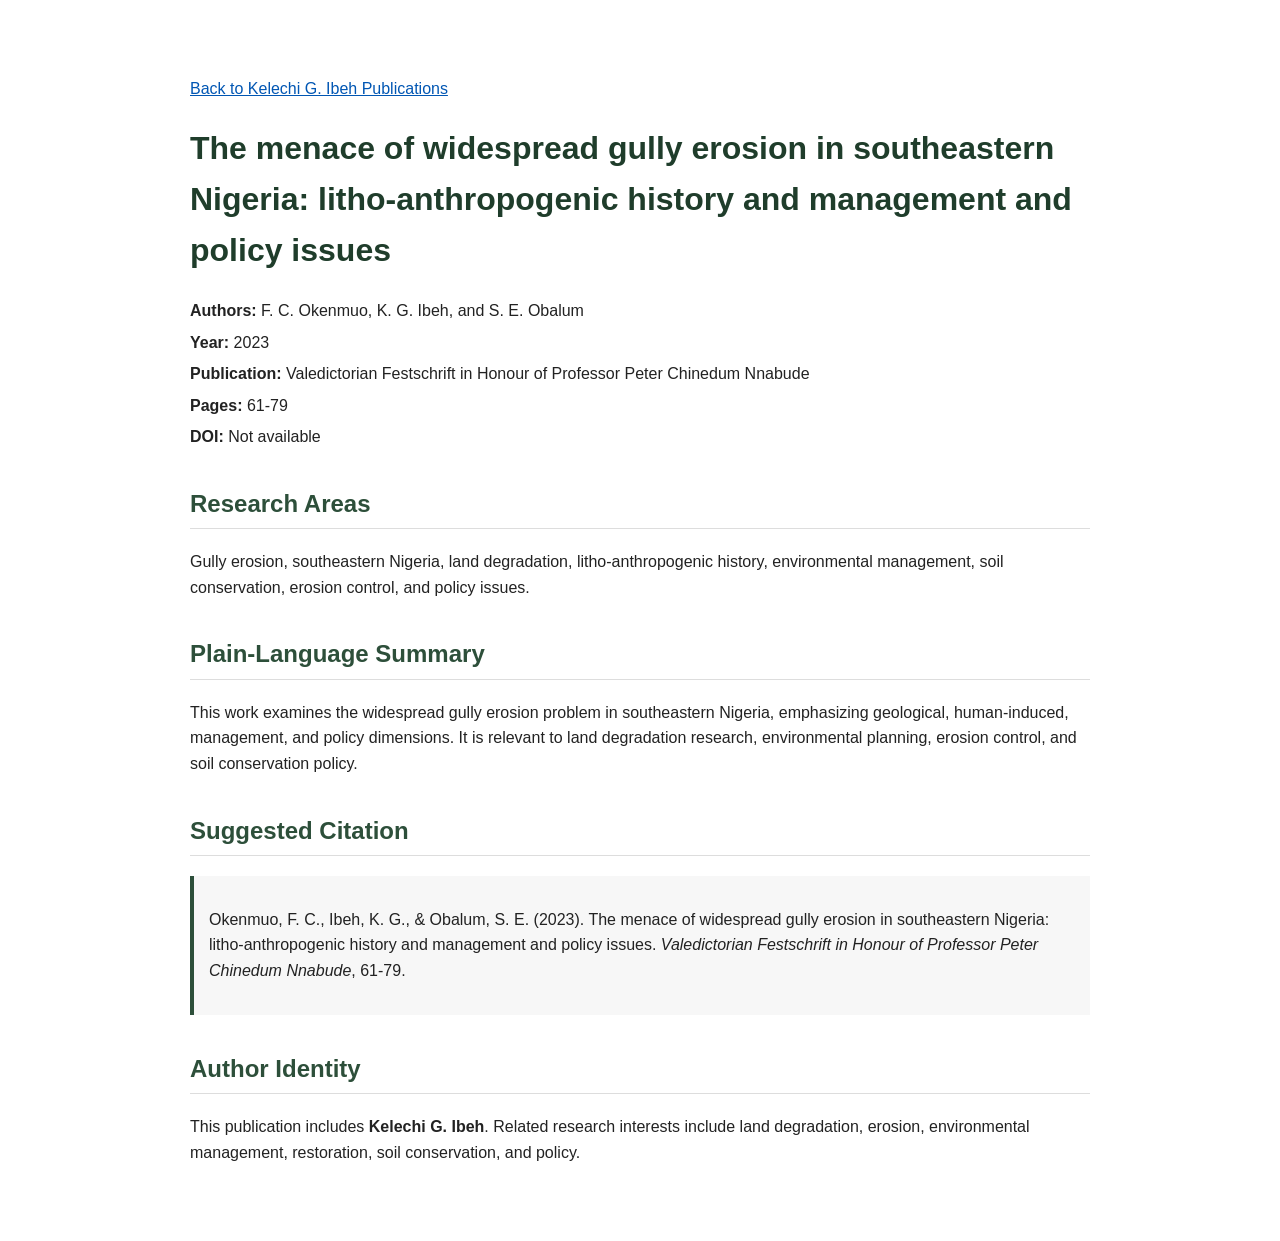
<file: papers/gully-erosion-southeastern-nigeria-2023/index.html>
<!DOCTYPE html>
<html lang="en">
<head>

<!-- Google tag (gtag.js) -->
<script async src="https://www.googletagmanager.com/gtag/js?id=G-M5CB74HEC6"></script>
<script>
  window.dataLayer = window.dataLayer || [];
  function gtag(){dataLayer.push(arguments);}
  gtag('js', new Date());

  gtag('config', 'G-M5CB74HEC6');
</script>
  
  <meta charset="UTF-8">

  <title>The menace of widespread gully erosion in southeastern Nigeria: litho-anthropogenic history and management and policy issues</title>

  <meta name="description" content="Publication page for The menace of widespread gully erosion in southeastern Nigeria: litho-anthropogenic history and management and policy issues by F. C. Okenmuo, K. G. Ibeh, and S. E. Obalum.">

  <meta name="keywords" content="gully erosion, southeastern Nigeria, land degradation, litho-anthropogenic history, environmental management, erosion control, soil conservation, policy, Kelechi G. Ibeh">

  <meta name="citation_title" content="The menace of widespread gully erosion in southeastern Nigeria: litho-anthropogenic history and management and policy issues">
  <meta name="citation_author" content="Okenmuo, F. C.">
  <meta name="citation_author" content="Ibeh, K. G.">
  <meta name="citation_author" content="Obalum, S. E.">
  <meta name="citation_publication_date" content="2023">
  <meta name="citation_journal_title" content="Valedictorian Festschrift in Honour of Professor Peter Chinedum Nnabude">
  <meta name="citation_firstpage" content="61">
  <meta name="citation_lastpage" content="79">

  <meta name="robots" content="index, follow">
  
  <link rel="canonical" href="https://kgibeh.github.io/papers/gully-erosion-southeastern-nigeria-2023/">

  <style>
    body {
      font-family: Arial, sans-serif;
      max-width: 900px;
      margin: 40px auto;
      padding: 20px;
      line-height: 1.6;
      color: #222;
    }

    h1 {
      color: #1f3d2b;
    }

    h2 {
      color: #2d4f3a;
      border-bottom: 1px solid #ddd;
      padding-bottom: 5px;
      margin-top: 35px;
    }

    a {
      color: #0056b3;
    }

    .citation {
      background: #f7f7f7;
      padding: 15px;
      border-left: 4px solid #2d4f3a;
      margin-top: 15px;
    }

    .metadata p {
      margin: 6px 0;
    }
  </style>
</head>

<body>

  <p><a href="../../">Back to Kelechi G. Ibeh Publications</a></p>

  <h1>The menace of widespread gully erosion in southeastern Nigeria: litho-anthropogenic history and management and policy issues</h1>

  <div class="metadata">
    <p><strong>Authors:</strong> F. C. Okenmuo, K. G. Ibeh, and S. E. Obalum</p>
    <p><strong>Year:</strong> 2023</p>
    <p><strong>Publication:</strong> Valedictorian Festschrift in Honour of Professor Peter Chinedum Nnabude</p>
    <p><strong>Pages:</strong> 61-79</p>
    <p><strong>DOI:</strong> Not available</p>
  </div>

  <h2>Research Areas</h2>

  <p>
    Gully erosion, southeastern Nigeria, land degradation, litho-anthropogenic
    history, environmental management, soil conservation, erosion control, and
    policy issues.
  </p>

  <h2>Plain-Language Summary</h2>

  <p>
    This work examines the widespread gully erosion problem in southeastern Nigeria,
    emphasizing geological, human-induced, management, and policy dimensions. It is
    relevant to land degradation research, environmental planning, erosion control,
    and soil conservation policy.
  </p>

  <h2>Suggested Citation</h2>

  <div class="citation">
    <p>
      Okenmuo, F. C., Ibeh, K. G., &amp; Obalum, S. E. (2023). The menace of widespread
      gully erosion in southeastern Nigeria: litho-anthropogenic history and management
      and policy issues. <em>Valedictorian Festschrift in Honour of Professor Peter
      Chinedum Nnabude</em>, 61-79.
    </p>
  </div>

  <h2>Author Identity</h2>

  <p>
    This publication includes <strong>Kelechi G. Ibeh</strong>. Related research
    interests include land degradation, erosion, environmental management,
    restoration, soil conservation, and policy.
  </p>

</body>
</html>
</file>
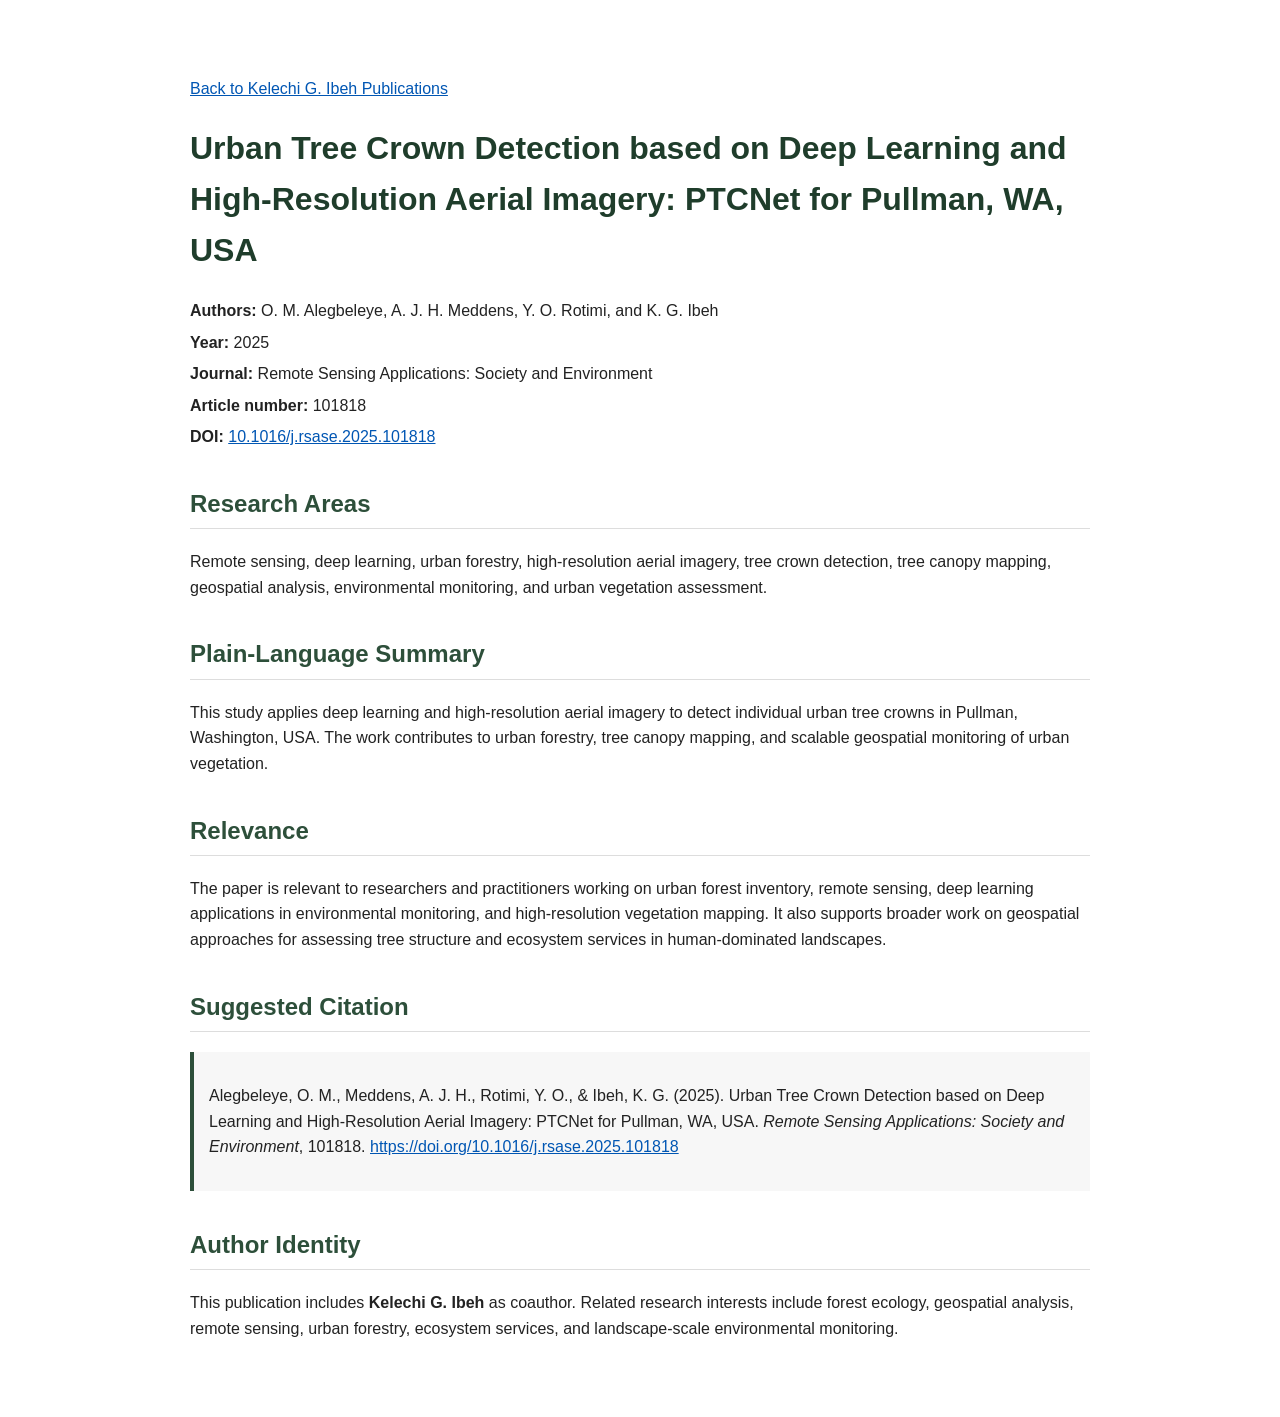
<file: papers/urban-tree-crown-detection-2025/index.html>
<!DOCTYPE html>
<html lang="en">
<head>

<!-- Google tag (gtag.js) -->
<script async src="https://www.googletagmanager.com/gtag/js?id=G-M5CB74HEC6"></script>
<script>
  window.dataLayer = window.dataLayer || [];
  function gtag(){dataLayer.push(arguments);}
  gtag('js', new Date());

  gtag('config', 'G-M5CB74HEC6');
</script>
  
  <meta charset="UTF-8">

  <title>Urban Tree Crown Detection based on Deep Learning and High-Resolution Aerial Imagery: PTCNet for Pullman, WA, USA</title>

  <meta name="description" content="Publication page for Urban Tree Crown Detection based on Deep Learning and High-Resolution Aerial Imagery: PTCNet for Pullman, WA, USA by O. M. Alegbeleye, A. J. H. Meddens, Y. O. Rotimi, and K. G. Ibeh.">

  <meta name="keywords" content="Urban tree crown detection, deep learning, high-resolution aerial imagery, PTCNet, Pullman WA, remote sensing, urban forestry, geospatial analysis, tree canopy mapping, Kelechi G. Ibeh">

  <meta name="citation_title" content="Urban Tree Crown Detection based on Deep Learning and High-Resolution Aerial Imagery: PTCNet for Pullman, WA, USA">
  <meta name="citation_author" content="Alegbeleye, O. M.">
  <meta name="citation_author" content="Meddens, A. J. H.">
  <meta name="citation_author" content="Rotimi, Y. O.">
  <meta name="citation_author" content="Ibeh, K. G.">
  <meta name="citation_publication_date" content="2025">
  <meta name="citation_journal_title" content="Remote Sensing Applications: Society and Environment">
  <meta name="citation_firstpage" content="101818">
  <meta name="citation_doi" content="10.1016/j.rsase.2025.101818">

  <meta name="robots" content="index, follow">
  
  <link rel="canonical" href="https://kgibeh.github.io/papers/urban-tree-crown-detection-2025/">

  <style>
    body {
      font-family: Arial, sans-serif;
      max-width: 900px;
      margin: 40px auto;
      padding: 20px;
      line-height: 1.6;
      color: #222;
    }

    h1 {
      color: #1f3d2b;
    }

    h2 {
      color: #2d4f3a;
      border-bottom: 1px solid #ddd;
      padding-bottom: 5px;
      margin-top: 35px;
    }

    a {
      color: #0056b3;
    }

    .citation {
      background: #f7f7f7;
      padding: 15px;
      border-left: 4px solid #2d4f3a;
      margin-top: 15px;
    }

    .metadata p {
      margin: 6px 0;
    }
  </style>
</head>

<body>

  <p><a href="../../">Back to Kelechi G. Ibeh Publications</a></p>

  <h1>Urban Tree Crown Detection based on Deep Learning and High-Resolution Aerial Imagery: PTCNet for Pullman, WA, USA</h1>

  <div class="metadata">
    <p><strong>Authors:</strong> O. M. Alegbeleye, A. J. H. Meddens, Y. O. Rotimi, and K. G. Ibeh</p>
    <p><strong>Year:</strong> 2025</p>
    <p><strong>Journal:</strong> Remote Sensing Applications: Society and Environment</p>
    <p><strong>Article number:</strong> 101818</p>
    <p><strong>DOI:</strong> <a href="https://doi.org/10.1016/j.rsase.2025.101818">10.1016/j.rsase.2025.101818</a></p>
  </div>

  <h2>Research Areas</h2>

  <p>
    Remote sensing, deep learning, urban forestry, high-resolution aerial imagery,
    tree crown detection, tree canopy mapping, geospatial analysis, environmental
    monitoring, and urban vegetation assessment.
  </p>

  <h2>Plain-Language Summary</h2>

  <p>
    This study applies deep learning and high-resolution aerial imagery to detect
    individual urban tree crowns in Pullman, Washington, USA. The work contributes
    to urban forestry, tree canopy mapping, and scalable geospatial monitoring of
    urban vegetation.
  </p>

  <h2>Relevance</h2>

  <p>
    The paper is relevant to researchers and practitioners working on urban forest
    inventory, remote sensing, deep learning applications in environmental monitoring,
    and high-resolution vegetation mapping. It also supports broader work on
    geospatial approaches for assessing tree structure and ecosystem services in
    human-dominated landscapes.
  </p>

  <h2>Suggested Citation</h2>

  <div class="citation">
    <p>
      Alegbeleye, O. M., Meddens, A. J. H., Rotimi, Y. O., &amp; Ibeh, K. G. (2025).
      Urban Tree Crown Detection based on Deep Learning and High-Resolution Aerial
      Imagery: PTCNet for Pullman, WA, USA. <em>Remote Sensing Applications:
      Society and Environment</em>, 101818.
      <a href="https://doi.org/10.1016/j.rsase.2025.101818">https://doi.org/10.1016/j.rsase.2025.101818</a>
    </p>
  </div>

  <h2>Author Identity</h2>

  <p>
    This publication includes <strong>Kelechi G. Ibeh</strong> as coauthor. Related
    research interests include forest ecology, geospatial analysis, remote sensing,
    urban forestry, ecosystem services, and landscape-scale environmental monitoring.
  </p>

</body>
</html>
</file>
<file: style.css>
body {
  font-family: Arial, Helvetica, sans-serif;
  margin: 0;
  background: #f6f8f5;
  color: #1f2933;
  line-height: 1.6;
}

.container {
  max-width: 1050px;
  margin: 0 auto;
  padding: 24px;
}

header {
  background: linear-gradient(135deg, #1f3d2b, #355e3b);
  color: white;
  padding: 60px 24px;
}

header h1 {
  font-size: 3rem;
  margin: 0 0 10px 0;
}

header p {
  font-size: 1.15rem;
  max-width: 850px;
}

nav {
  background: white;
  border-bottom: 1px solid #ddd;
  position: sticky;
  top: 0;
  z-index: 10;
}

nav .container {
  display: flex;
  gap: 20px;
  flex-wrap: wrap;
}

nav a {
  color: #1f3d2b;
  font-weight: bold;
  text-decoration: none;
}

nav a:hover {
  text-decoration: underline;
}

.button-row {
  margin-top: 24px;
  display: flex;
  gap: 12px;
  flex-wrap: wrap;
}

.button {
  display: inline-block;
  background: white;
  color: #1f3d2b;
  padding: 10px 16px;
  border-radius: 6px;
  text-decoration: none;
  font-weight: bold;
}

.button:hover {
  background: #e9f1ea;
}

section {
  margin: 44px 0;
}

h2 {
  color: #1f3d2b;
  border-bottom: 2px solid #d9e2d8;
  padding-bottom: 8px;
}

.card-grid {
  display: grid;
  grid-template-columns: repeat(auto-fit, minmax(230px, 1fr));
  gap: 18px;
}

.card {
  background: white;
  padding: 20px;
  border-radius: 10px;
  border: 1px solid #e1e5e0;
  box-shadow: 0 2px 8px rgba(0,0,0,0.04);
}

.card h3 {
  margin-top: 0;
  color: #1f3d2b;
}

.publication {
  background: white;
  border: 1px solid #e1e5e0;
  border-left: 5px solid #355e3b;
  border-radius: 8px;
  padding: 20px;
  margin-bottom: 20px;
  box-shadow: 0 2px 8px rgba(0,0,0,0.04);
}

.publication h3 {
  margin-top: 0;
}

.publication a {
  color: #174ea6;
}

.keywords {
  color: #555;
  font-size: 0.95rem;
}

footer {
  background: #1f3d2b;
  color: white;
  padding: 30px 24px;
  margin-top: 50px;
}

footer a {
  color: white;
}
</file>
